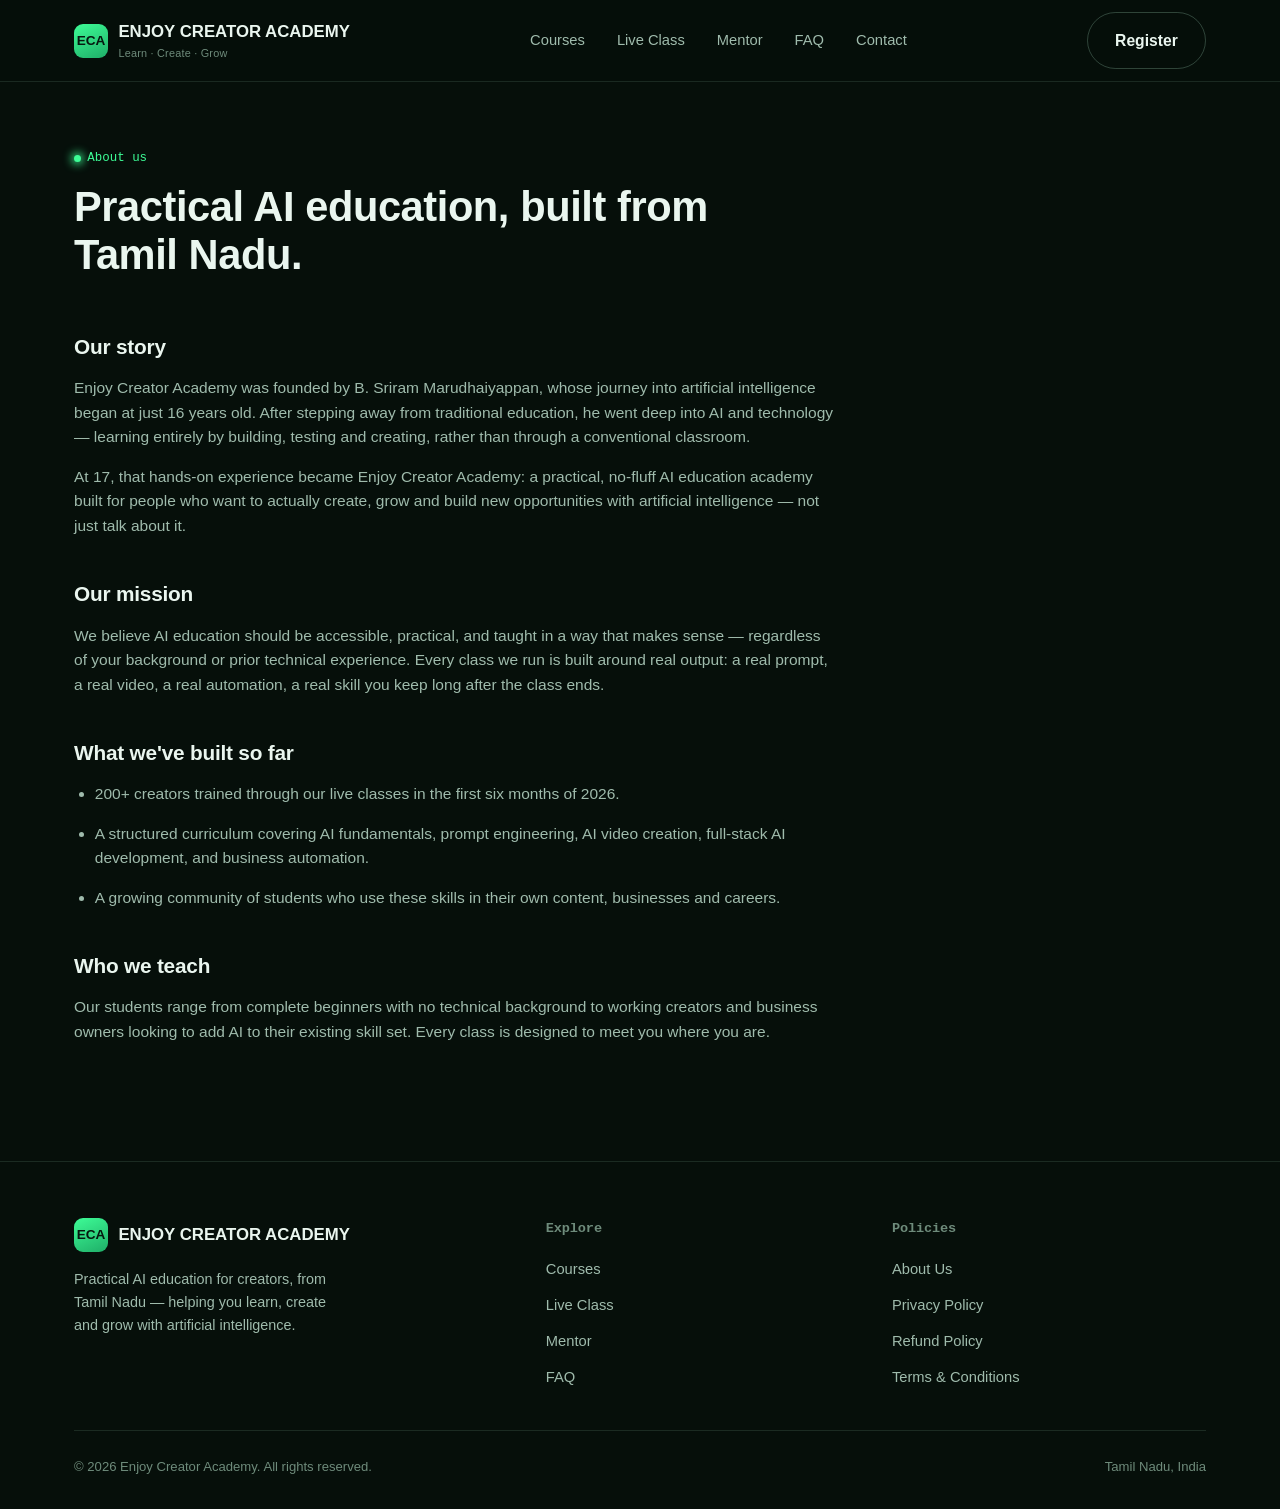
<file: about.html>
<!DOCTYPE html>
<html lang="en">
<head>
<meta charset="UTF-8">
<meta name="viewport" content="width=device-width, initial-scale=1.0">
<title>About Us — Enjoy Creator Academy</title>
<meta name="description" content="Learn about Enjoy Creator Academy — our mission, our story, and the team behind Tamil Nadu's practical AI education academy.">
<meta http-equiv="Content-Security-Policy" content="default-src 'self'; img-src 'self' data:; style-src 'self' 'unsafe-inline' https://fonts.googleapis.com; font-src https://fonts.gstatic.com; script-src 'self'; frame-src 'none'; base-uri 'self'; frame-ancestors 'none'; upgrade-insecure-requests;">
<meta http-equiv="X-Content-Type-Options" content="nosniff">
<link rel="preconnect" href="https://fonts.googleapis.com">
<link rel="preconnect" href="https://fonts.gstatic.com" crossorigin>
<link href="https://fonts.googleapis.com/css2?family=Space+Grotesk:wght@500;600;700&family=Inter:wght@400;500;600;700&family=JetBrains+Mono:wght@500;700&display=swap" rel="stylesheet">
<link rel="stylesheet" href="style.css">
</head>
<body>

<header class="site-header scrolled">
  <div class="container">
    <a href="index.html" class="brand">
      <span class="brand-mark">ECA</span>
      <span>ENJOY CREATOR ACADEMY<small>Learn · Create · Grow</small></span>
    </a>
    <nav class="nav-links" id="navLinks">
      <a href="index.html#courses">Courses</a>
      <a href="index.html#live-class">Live Class</a>
      <a href="index.html#mentor">Mentor</a>
      <a href="index.html#faq">FAQ</a>
      <a href="index.html#contact">Contact</a>
    </nav>
    <div class="header-cta">
      <a href="https://forms.gle/KjBSbk3S2QZ39iEz9" target="_blank" rel="noopener noreferrer" class="btn btn-ghost">Register</a>
      <button class="nav-toggle" id="navToggle" aria-label="Toggle menu" aria-expanded="false"><span></span></button>
    </div>
  </div>
</header>

<main>
  <section class="section" style="padding-top: clamp(7rem, 12vw, 9rem); border-top:none;">
    <div class="container">
      <div class="section-head">
        <span class="kicker">About us</span>
        <h2>Practical AI education, built from Tamil Nadu.</h2>
      </div>

      <div class="legal-body">
        <h2>Our story</h2>
        <p>Enjoy Creator Academy was founded by B. Sriram Marudhaiyappan, whose journey into artificial intelligence began at just 16 years old. After stepping away from traditional education, he went deep into AI and technology — learning entirely by building, testing and creating, rather than through a conventional classroom.</p>
        <p>At 17, that hands-on experience became Enjoy Creator Academy: a practical, no-fluff AI education academy built for people who want to actually create, grow and build new opportunities with artificial intelligence — not just talk about it.</p>

        <h2>Our mission</h2>
        <p>We believe AI education should be accessible, practical, and taught in a way that makes sense — regardless of your background or prior technical experience. Every class we run is built around real output: a real prompt, a real video, a real automation, a real skill you keep long after the class ends.</p>

        <h2>What we've built so far</h2>
        <ul>
          <li>200+ creators trained through our live classes in the first six months of 2026.</li>
          <li>A structured curriculum covering AI fundamentals, prompt engineering, AI video creation, full-stack AI development, and business automation.</li>
          <li>A growing community of students who use these skills in their own content, businesses and careers.</li>
        </ul>

        <h2>Who we teach</h2>
        <p>Our students range from complete beginners with no technical background to working creators and business owners looking to add AI to their existing skill set. Every class is designed to meet you where you are.</p>
      </div>
    </div>
  </section>
</main>

<footer class="site-footer">
  <div class="container">
    <div class="footer-grid">
      <div class="footer-brand">
        <a href="index.html" class="brand">
          <span class="brand-mark">ECA</span>
          <span>ENJOY CREATOR ACADEMY</span>
        </a>
        <p>Practical AI education for creators, from Tamil Nadu — helping you learn, create and grow with artificial intelligence.</p>
      </div>
      <div class="footer-col">
        <h4>Explore</h4>
        <ul>
          <li><a href="index.html#courses">Courses</a></li>
          <li><a href="index.html#live-class">Live Class</a></li>
          <li><a href="index.html#mentor">Mentor</a></li>
          <li><a href="index.html#faq">FAQ</a></li>
        </ul>
      </div>
      <div class="footer-col">
        <h4>Policies</h4>
        <ul>
          <li><a href="about.html">About Us</a></li>
          <li><a href="privacy-policy.html">Privacy Policy</a></li>
          <li><a href="refund-policy.html">Refund Policy</a></li>
          <li><a href="terms-conditions.html">Terms &amp; Conditions</a></li>
        </ul>
      </div>
    </div>
    <div class="footer-bottom">
      <span>© 2026 Enjoy Creator Academy. All rights reserved.</span>
      <span>Tamil Nadu, India</span>
    </div>
  </div>
</footer>

<script src="script.js"></script>
</body>
</html>
</file>
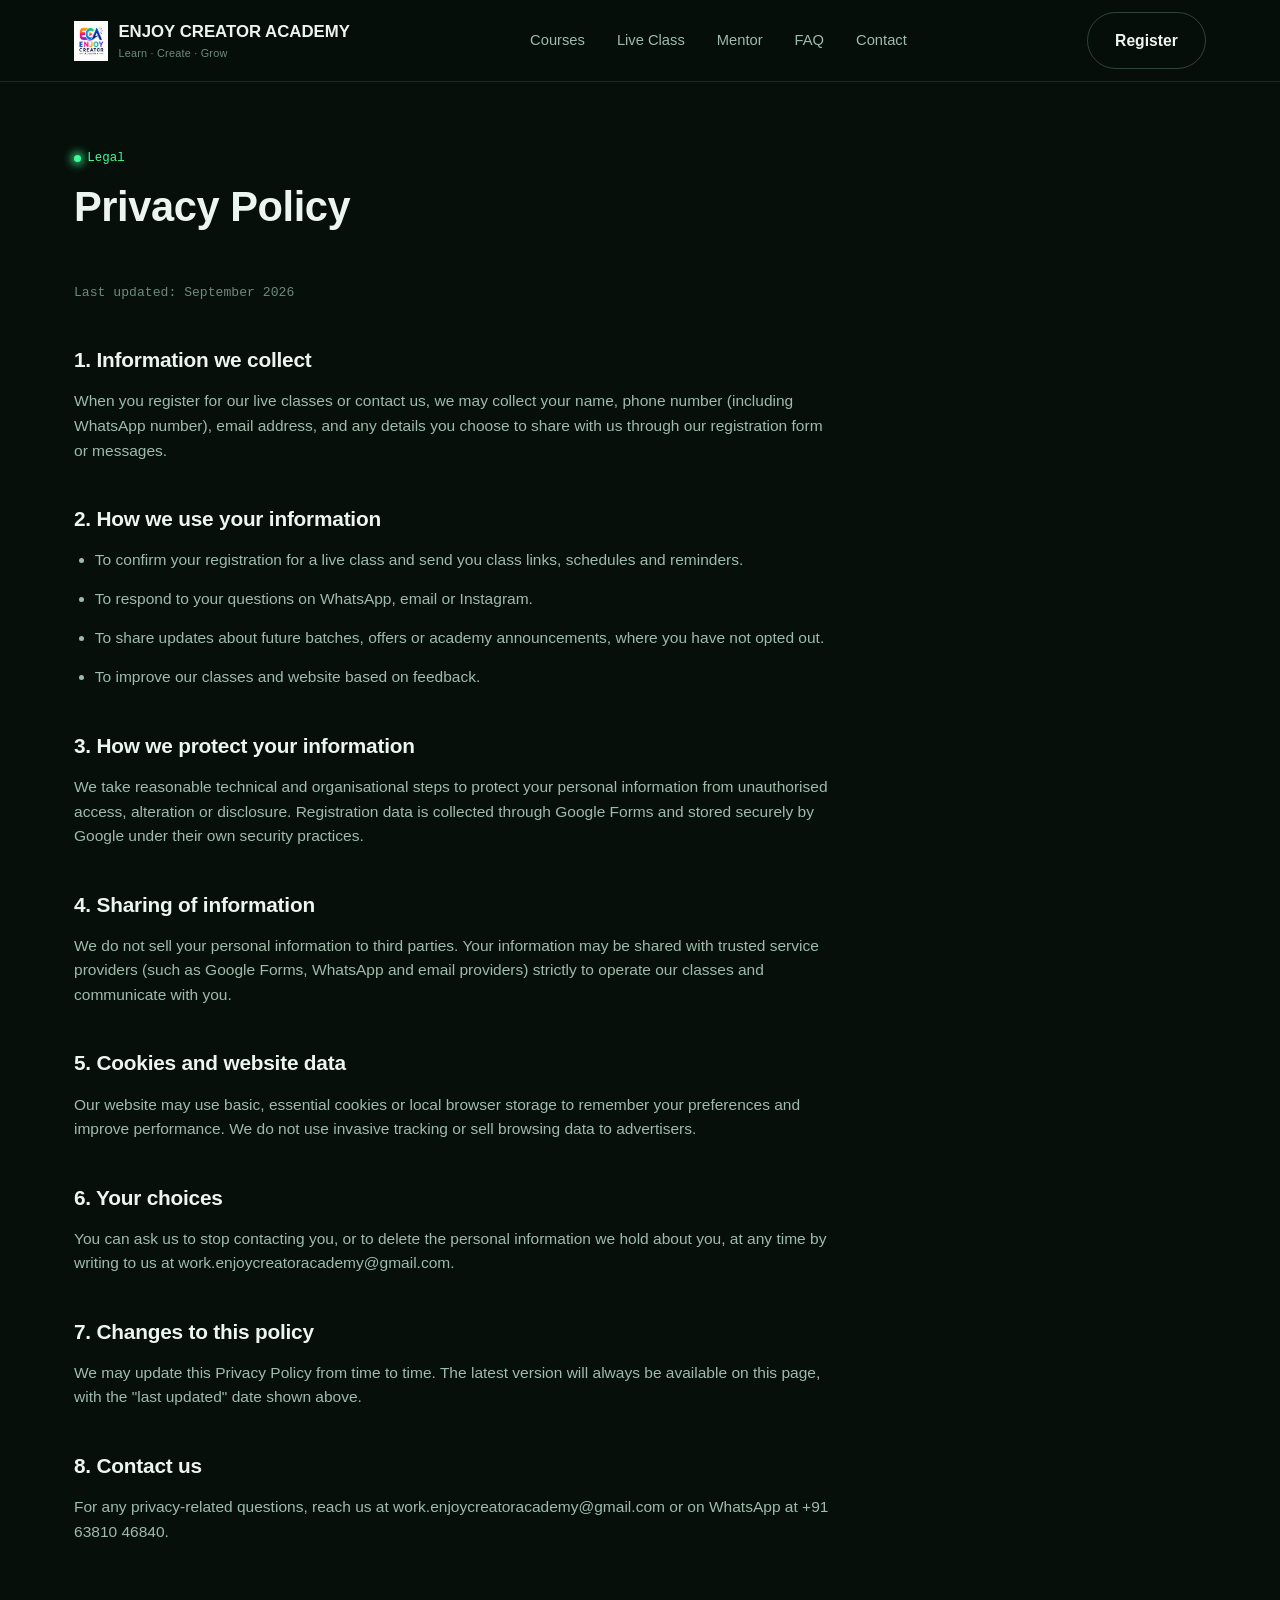
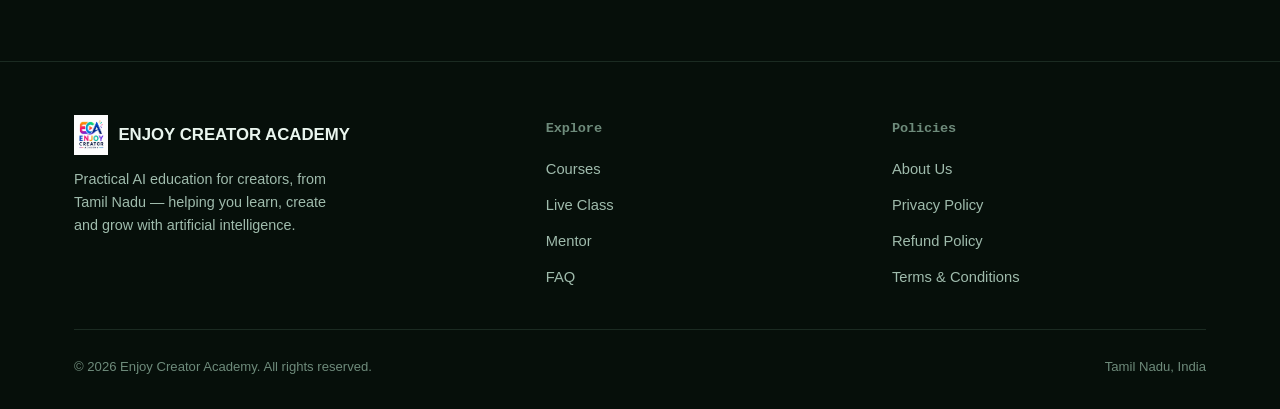
<file: privacy-policy.html>
<!DOCTYPE html>
<html lang="en">
<head>
<meta charset="UTF-8">
<meta name="viewport" content="width=device-width, initial-scale=1.0">
<title>Privacy Policy — Enjoy Creator Academy</title>
<meta name="description" content="Read the Enjoy Creator Academy privacy policy — how we collect, use and protect your information.">
<meta http-equiv="Content-Security-Policy" content="default-src 'self'; img-src 'self' data:; style-src 'self' 'unsafe-inline' https://fonts.googleapis.com; font-src https://fonts.gstatic.com; script-src 'self'; frame-src 'none'; base-uri 'self'; frame-ancestors 'none'; upgrade-insecure-requests;">
<meta http-equiv="X-Content-Type-Options" content="nosniff">
<link rel="preconnect" href="https://fonts.googleapis.com">
<link rel="preconnect" href="https://fonts.gstatic.com" crossorigin>
<link href="https://fonts.googleapis.com/css2?family=Space+Grotesk:wght@500;600;700&family=Inter:wght@400;500;600;700&family=JetBrains+Mono:wght@500;700&display=swap" rel="stylesheet">
<link rel="stylesheet" href="style.css">
</head>
<body>

<header class="site-header scrolled">
  <div class="container">
    <a href="index.html" class="brand">
      <span class="brand-mark"><img src="ecalogo.jpg" alt="Enjoy Creator Academy Logo" height="40" width="40"></span>
      <span>ENJOY CREATOR ACADEMY<small>Learn · Create · Grow</small></span>
    </a>
    <nav class="nav-links" id="navLinks">
      <a href="index.html#courses">Courses</a>
      <a href="index.html#live-class">Live Class</a>
      <a href="index.html#mentor">Mentor</a>
      <a href="index.html#faq">FAQ</a>
      <a href="index.html#contact">Contact</a>
    </nav>
    <div class="header-cta">
      <a href="https://forms.gle/KjBSbk3S2QZ39iEz9" target="_blank" rel="noopener noreferrer" class="btn btn-ghost">Register</a>
      <button class="nav-toggle" id="navToggle" aria-label="Toggle menu" aria-expanded="false"><span></span></button>
    </div>
  </div>
</header>


<main>
  <section class="section" style="padding-top: clamp(7rem, 12vw, 9rem); border-top:none;">
    <div class="container">
      <div class="section-head">
        <span class="kicker">Legal</span>
        <h2>Privacy Policy</h2>
      </div>

      <div class="legal-body">
        <span class="legal-updated">Last updated: September 2026</span>
        
        <h2>1. Information we collect</h2>
        <p>When you register for our live classes or contact us, we may collect your name, phone number (including WhatsApp number), email address, and any details you choose to share with us through our registration form or messages.</p>

        <h2>2. How we use your information</h2>
        <ul>
          <li>To confirm your registration for a live class and send you class links, schedules and reminders.</li>
          <li>To respond to your questions on WhatsApp, email or Instagram.</li>
          <li>To share updates about future batches, offers or academy announcements, where you have not opted out.</li>
          <li>To improve our classes and website based on feedback.</li>
        </ul>

        <h2>3. How we protect your information</h2>
        <p>We take reasonable technical and organisational steps to protect your personal information from unauthorised access, alteration or disclosure. Registration data is collected through Google Forms and stored securely by Google under their own security practices.</p>

        <h2>4. Sharing of information</h2>
        <p>We do not sell your personal information to third parties. Your information may be shared with trusted service providers (such as Google Forms, WhatsApp and email providers) strictly to operate our classes and communicate with you.</p>

        <h2>5. Cookies and website data</h2>
        <p>Our website may use basic, essential cookies or local browser storage to remember your preferences and improve performance. We do not use invasive tracking or sell browsing data to advertisers.</p>

        <h2>6. Your choices</h2>
        <p>You can ask us to stop contacting you, or to delete the personal information we hold about you, at any time by writing to us at work.enjoycreatoracademy@gmail.com.</p>

        <h2>7. Changes to this policy</h2>
        <p>We may update this Privacy Policy from time to time. The latest version will always be available on this page, with the "last updated" date shown above.</p>

        <h2>8. Contact us</h2>
        <p>For any privacy-related questions, reach us at work.enjoycreatoracademy@gmail.com or on WhatsApp at +91 63810 46840.</p>

      </div>
    </div>
  </section>
</main>

<footer class="site-footer">
  <div class="container">
    <div class="footer-grid">
      <div class="footer-brand">
        <a href="index.html" class="brand">
          <span class="brand-mark"><img src="ecalogo.jpg" alt="Enjoy Creator Academy Logo" height="40" width="40"></span>
          <span>ENJOY CREATOR ACADEMY</span>
        </a>
        <p>Practical AI education for creators, from Tamil Nadu — helping you learn, create and grow with artificial intelligence.</p>
      </div>
      <div class="footer-col">
        <h4>Explore</h4>
        <ul>
          <li><a href="index.html#courses">Courses</a></li>
          <li><a href="index.html#live-class">Live Class</a></li>
          <li><a href="index.html#mentor">Mentor</a></li>
          <li><a href="index.html#faq">FAQ</a></li>
        </ul>
      </div>
      <div class="footer-col">
        <h4>Policies</h4>
        <ul>
          <li><a href="about.html">About Us</a></li>
          <li><a href="privacy-policy.html">Privacy Policy</a></li>
          <li><a href="refund-policy.html">Refund Policy</a></li>
          <li><a href="terms-conditions.html">Terms &amp; Conditions</a></li>
        </ul>
      </div>
    </div>
    <div class="footer-bottom">
      <span>© 2026 Enjoy Creator Academy. All rights reserved.</span>
      <span>Tamil Nadu, India</span>
    </div>
  </div>
</footer>

<script src="script.js"></script>
</body>

<script src="script.js"></script>
</body>
</html>
</file>
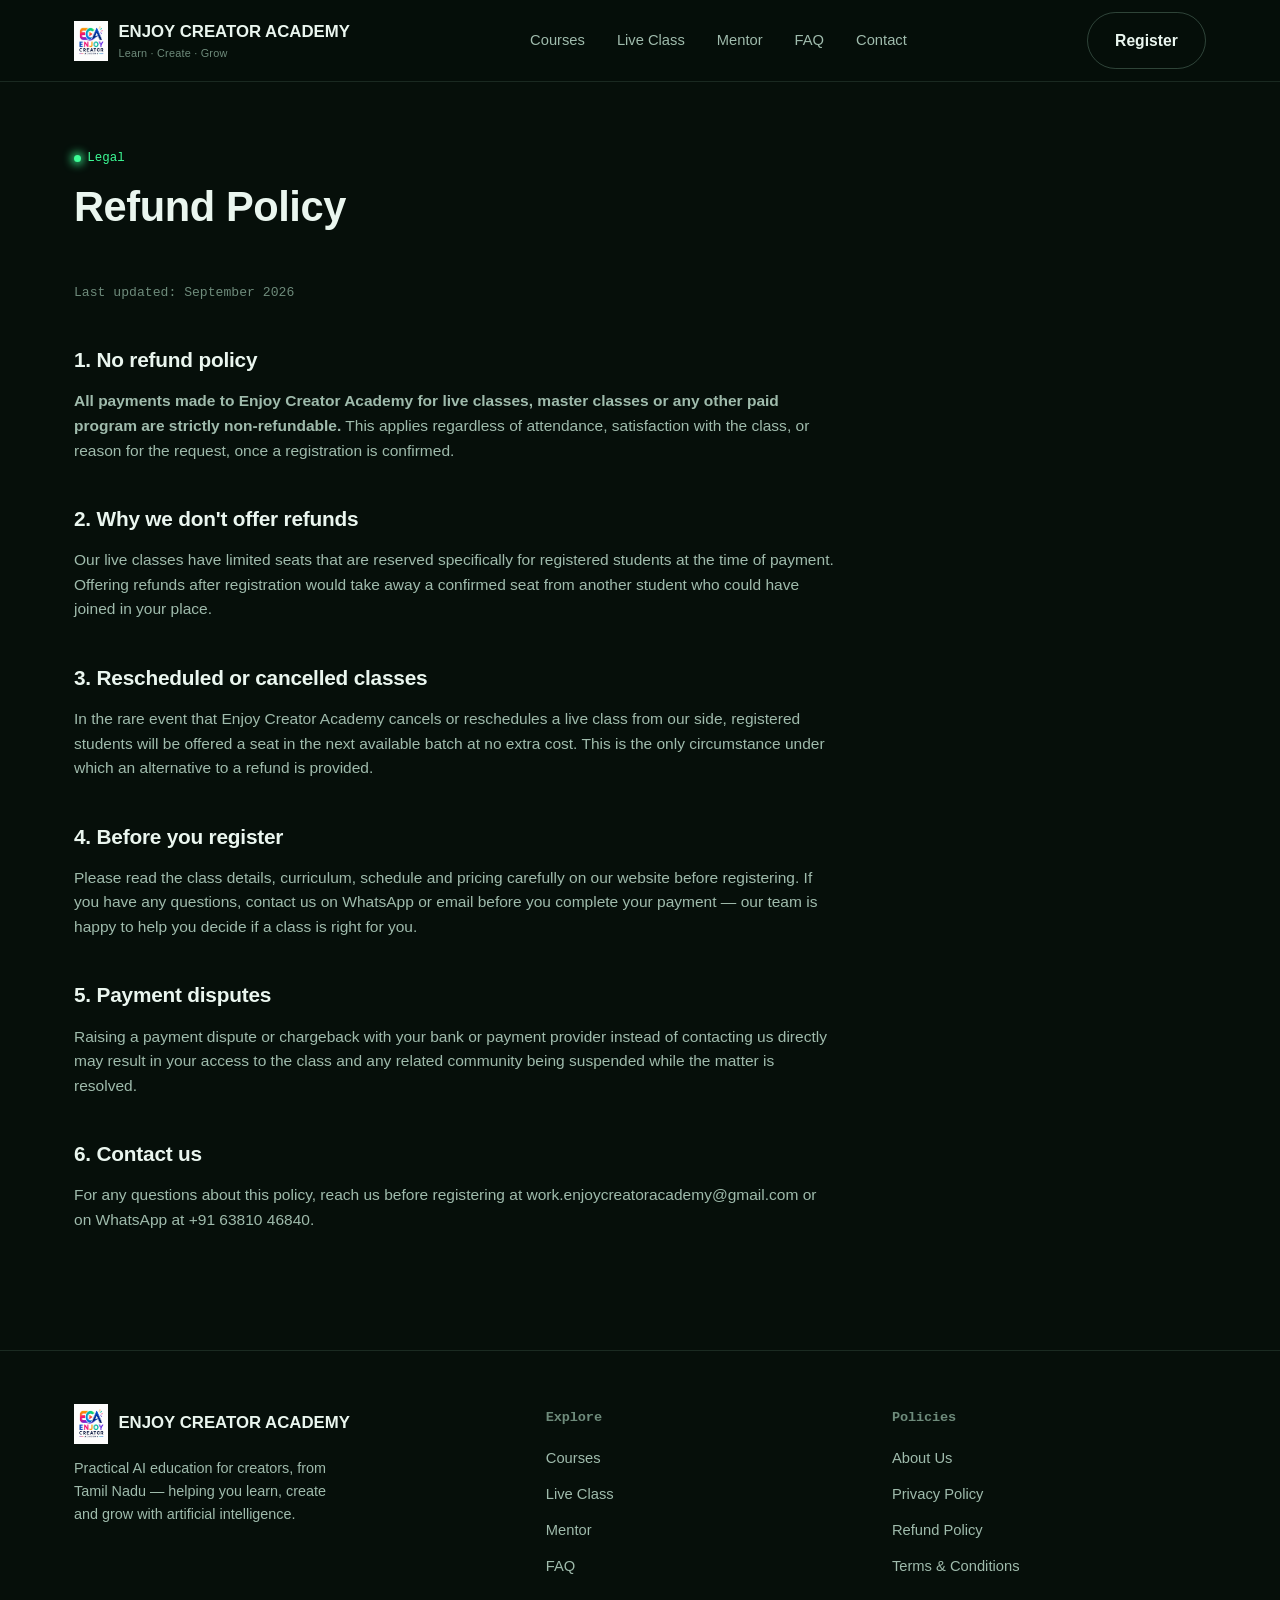
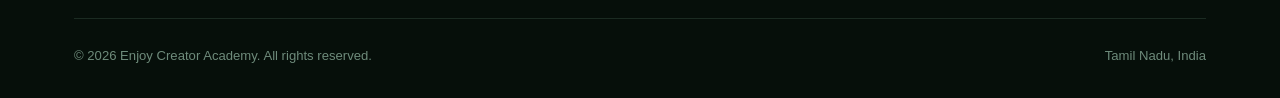
<file: refund-policy.html>
<!DOCTYPE html>
<html lang="en">
<head>
<meta charset="UTF-8">
<meta name="viewport" content="width=device-width, initial-scale=1.0">
<title>Refund Policy — Enjoy Creator Academy</title>
<meta name="description" content="Read the Enjoy Creator Academy refund policy. All class registrations are strictly non-refundable.">
<meta http-equiv="Content-Security-Policy" content="default-src 'self'; img-src 'self' data:; style-src 'self' 'unsafe-inline' https://fonts.googleapis.com; font-src https://fonts.gstatic.com; script-src 'self'; frame-src 'none'; base-uri 'self'; frame-ancestors 'none'; upgrade-insecure-requests;">
<meta http-equiv="X-Content-Type-Options" content="nosniff">
<link rel="preconnect" href="https://fonts.googleapis.com">
<link rel="preconnect" href="https://fonts.gstatic.com" crossorigin>
<link href="https://fonts.googleapis.com/css2?family=Space+Grotesk:wght@500;600;700&family=Inter:wght@400;500;600;700&family=JetBrains+Mono:wght@500;700&display=swap" rel="stylesheet">
<link rel="stylesheet" href="style.css">
</head>
<body>

<header class="site-header scrolled">
  <div class="container">
    <a href="index.html" class="brand">
      <span class="brand-mark"><img src="ecalogo.jpg" alt="Enjoy Creator Academy Logo" height="40" width="40"></span>
      <span>ENJOY CREATOR ACADEMY<small>Learn · Create · Grow</small></span>
    </a>
    <nav class="nav-links" id="navLinks">
      <a href="index.html#courses">Courses</a>
      <a href="index.html#live-class">Live Class</a>
      <a href="index.html#mentor">Mentor</a>
      <a href="index.html#faq">FAQ</a>
      <a href="index.html#contact">Contact</a>
    </nav>
    <div class="header-cta">
      <a href="https://forms.gle/KjBSbk3S2QZ39iEz9" target="_blank" rel="noopener noreferrer" class="btn btn-ghost">Register</a>
      <button class="nav-toggle" id="navToggle" aria-label="Toggle menu" aria-expanded="false"><span></span></button>
    </div>
  </div>
</header>


<main>
  <section class="section" style="padding-top: clamp(7rem, 12vw, 9rem); border-top:none;">
    <div class="container">
      <div class="section-head">
        <span class="kicker">Legal</span>
        <h2>Refund Policy</h2>
      </div>

      <div class="legal-body">
        <span class="legal-updated">Last updated: September 2026</span>
        
        <h2>1. No refund policy</h2>
        <p><strong>All payments made to Enjoy Creator Academy for live classes, master classes or any other paid program are strictly non-refundable.</strong> This applies regardless of attendance, satisfaction with the class, or reason for the request, once a registration is confirmed.</p>

        <h2>2. Why we don't offer refunds</h2>
        <p>Our live classes have limited seats that are reserved specifically for registered students at the time of payment. Offering refunds after registration would take away a confirmed seat from another student who could have joined in your place.</p>

        <h2>3. Rescheduled or cancelled classes</h2>
        <p>In the rare event that Enjoy Creator Academy cancels or reschedules a live class from our side, registered students will be offered a seat in the next available batch at no extra cost. This is the only circumstance under which an alternative to a refund is provided.</p>

        <h2>4. Before you register</h2>
        <p>Please read the class details, curriculum, schedule and pricing carefully on our website before registering. If you have any questions, contact us on WhatsApp or email before you complete your payment — our team is happy to help you decide if a class is right for you.</p>

        <h2>5. Payment disputes</h2>
        <p>Raising a payment dispute or chargeback with your bank or payment provider instead of contacting us directly may result in your access to the class and any related community being suspended while the matter is resolved.</p>

        <h2>6. Contact us</h2>
        <p>For any questions about this policy, reach us before registering at work.enjoycreatoracademy@gmail.com or on WhatsApp at +91 63810 46840.</p>

      </div>
    </div>
  </section>
</main>

<footer class="site-footer">
  <div class="container">
    <div class="footer-grid">
      <div class="footer-brand">
        <a href="index.html" class="brand">
          <span class="brand-mark"><img src="ecalogo.jpg" alt="Enjoy Creator Academy Logo" height="40" width="40"></span>
          <span>ENJOY CREATOR ACADEMY</span>
        </a>
        <p>Practical AI education for creators, from Tamil Nadu — helping you learn, create and grow with artificial intelligence.</p>
      </div>
      <div class="footer-col">
        <h4>Explore</h4>
        <ul>
          <li><a href="index.html#courses">Courses</a></li>
          <li><a href="index.html#live-class">Live Class</a></li>
          <li><a href="index.html#mentor">Mentor</a></li>
          <li><a href="index.html#faq">FAQ</a></li>
        </ul>
      </div>
      <div class="footer-col">
        <h4>Policies</h4>
        <ul>
          <li><a href="about.html">About Us</a></li>
          <li><a href="privacy-policy.html">Privacy Policy</a></li>
          <li><a href="refund-policy.html">Refund Policy</a></li>
          <li><a href="terms-conditions.html">Terms &amp; Conditions</a></li>
        </ul>
      </div>
    </div>
    <div class="footer-bottom">
      <span>© 2026 Enjoy Creator Academy. All rights reserved.</span>
      <span>Tamil Nadu, India</span>
    </div>
  </div>
</footer>

<script src="script.js"></script>
</body>

<script src="script.js"></script>
</body>
</html>
</file>
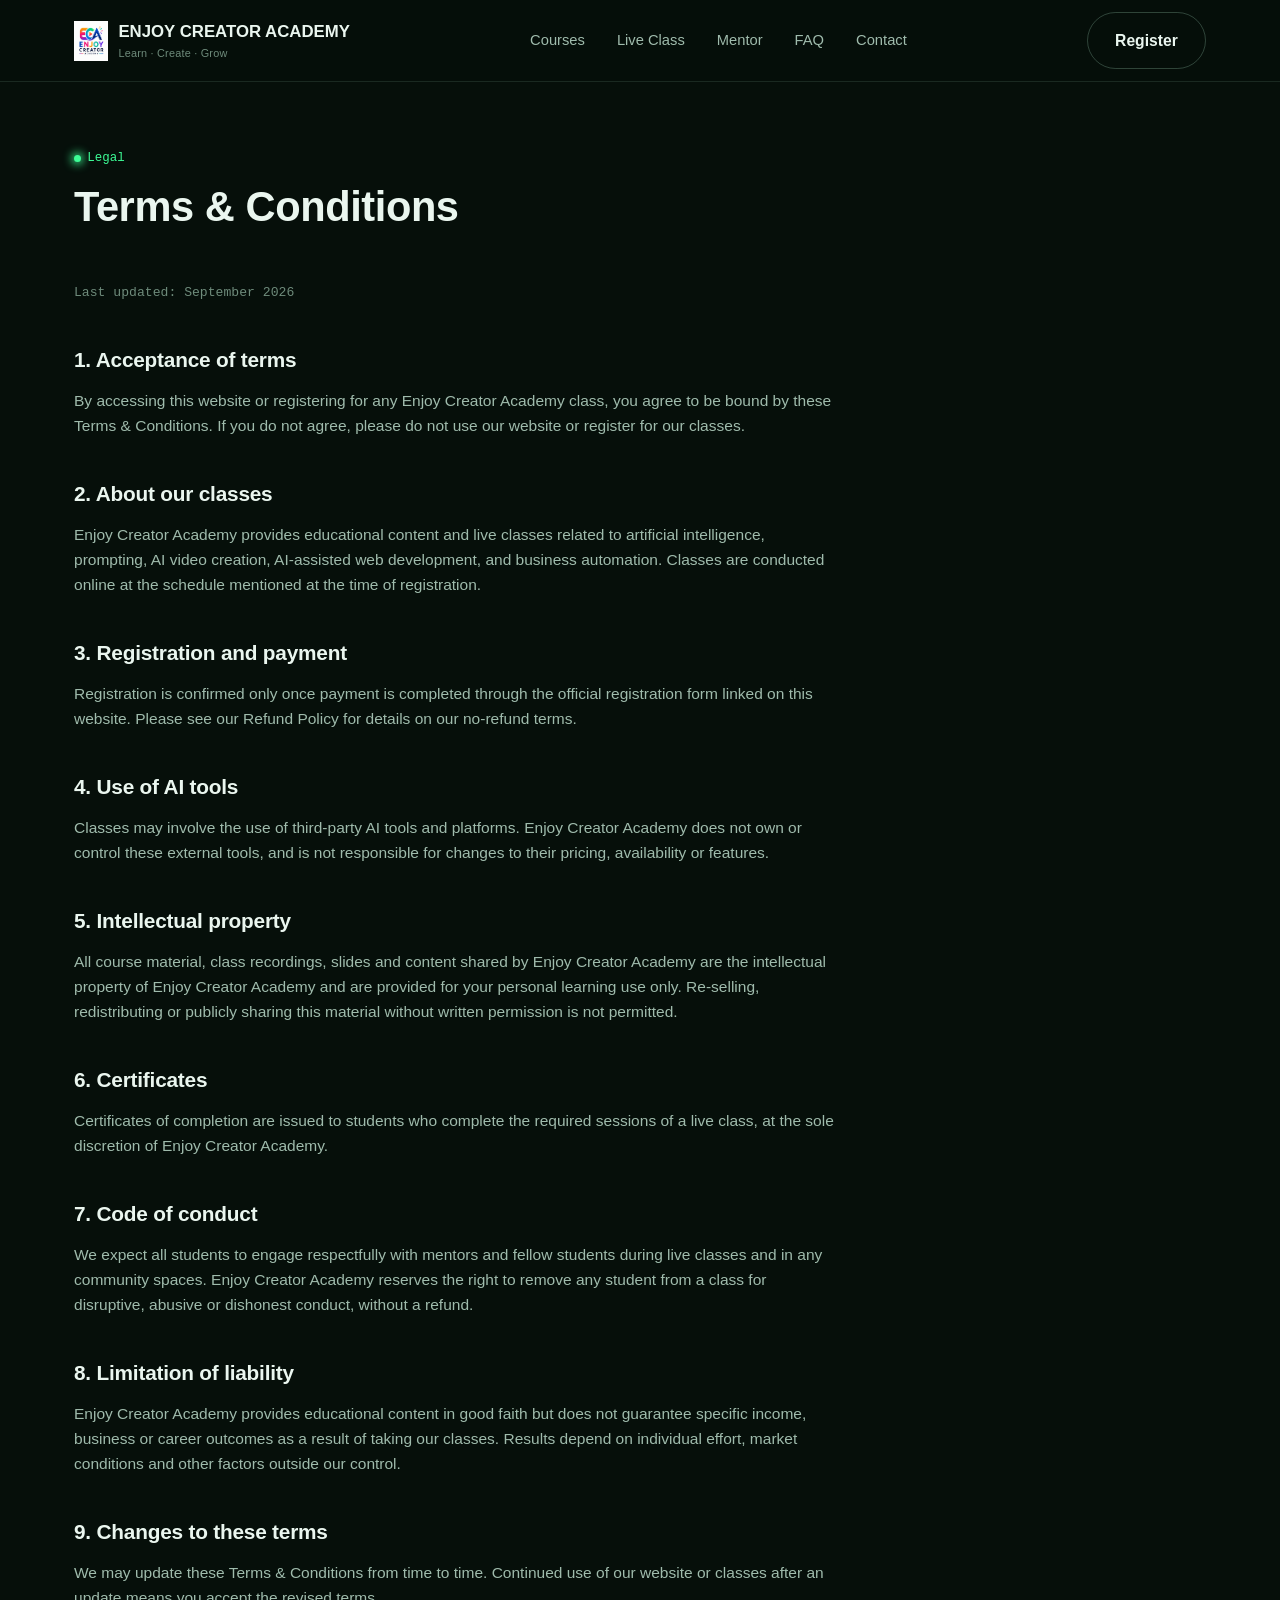
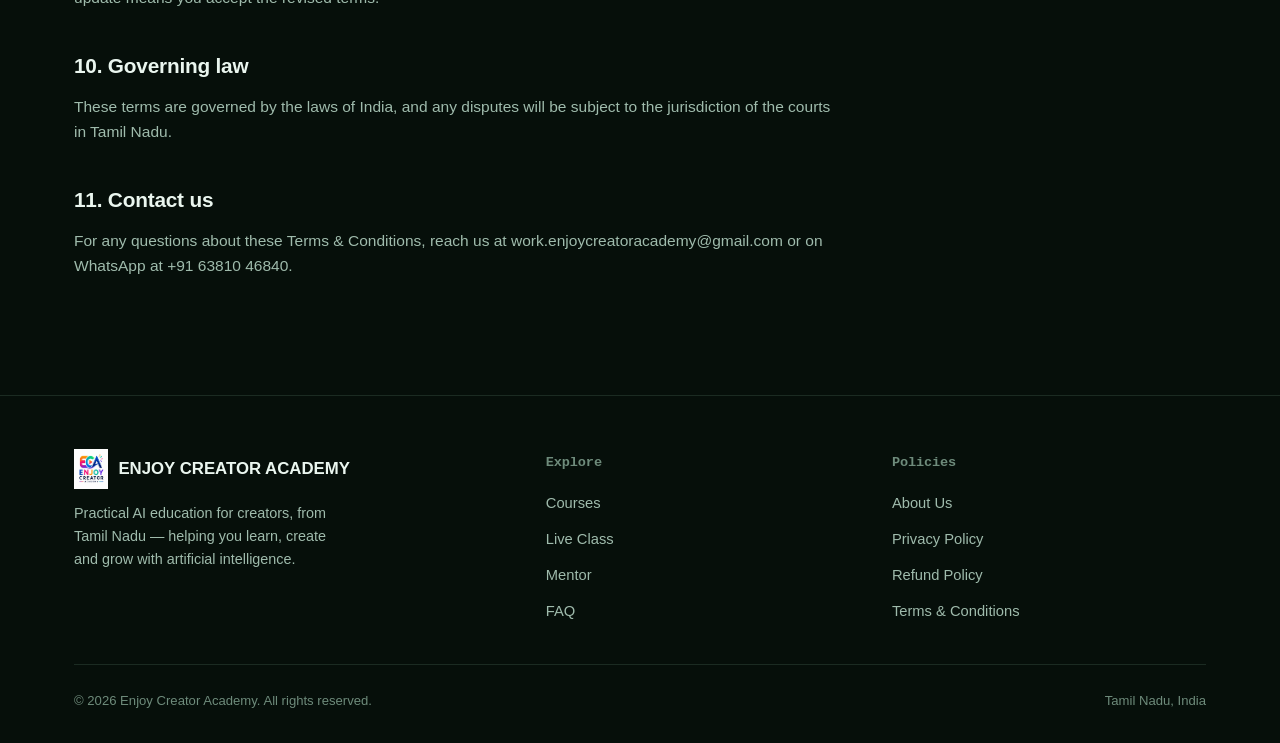
<file: terms-conditions.html>
<!DOCTYPE html>
<html lang="en">
<head>
<meta charset="UTF-8">
<meta name="viewport" content="width=device-width, initial-scale=1.0">
<title>Terms & Conditions — Enjoy Creator Academy</title>
<meta name="description" content="Read the Terms & Conditions for using the Enjoy Creator Academy website and registering for our classes.">
<meta http-equiv="Content-Security-Policy" content="default-src 'self'; img-src 'self' data:; style-src 'self' 'unsafe-inline' https://fonts.googleapis.com; font-src https://fonts.gstatic.com; script-src 'self'; frame-src 'none'; base-uri 'self'; frame-ancestors 'none'; upgrade-insecure-requests;">
<meta http-equiv="X-Content-Type-Options" content="nosniff">
<link rel="preconnect" href="https://fonts.googleapis.com">
<link rel="preconnect" href="https://fonts.gstatic.com" crossorigin>
<link href="https://fonts.googleapis.com/css2?family=Space+Grotesk:wght@500;600;700&family=Inter:wght@400;500;600;700&family=JetBrains+Mono:wght@500;700&display=swap" rel="stylesheet">
<link rel="stylesheet" href="style.css">
</head>
<body>

<header class="site-header scrolled">
  <div class="container">
    <a href="index.html" class="brand">
      <span class="brand-mark"><img src="ecalogo.jpg" alt="Enjoy Creator Academy Logo" height="40" width="40"></span>
      <span>ENJOY CREATOR ACADEMY<small>Learn · Create · Grow</small></span>
    </a>
    <nav class="nav-links" id="navLinks">
      <a href="index.html#courses">Courses</a>
      <a href="index.html#live-class">Live Class</a>
      <a href="index.html#mentor">Mentor</a>
      <a href="index.html#faq">FAQ</a>
      <a href="index.html#contact">Contact</a>
    </nav>
    <div class="header-cta">
      <a href="https://forms.gle/KjBSbk3S2QZ39iEz9" target="_blank" rel="noopener noreferrer" class="btn btn-ghost">Register</a>
      <button class="nav-toggle" id="navToggle" aria-label="Toggle menu" aria-expanded="false"><span></span></button>
    </div>
  </div>
</header>


<main>
  <section class="section" style="padding-top: clamp(7rem, 12vw, 9rem); border-top:none;">
    <div class="container">
      <div class="section-head">
        <span class="kicker">Legal</span>
        <h2>Terms & Conditions</h2>
      </div>

      <div class="legal-body">
        <span class="legal-updated">Last updated: September 2026</span>
        
        <h2>1. Acceptance of terms</h2>
        <p>By accessing this website or registering for any Enjoy Creator Academy class, you agree to be bound by these Terms &amp; Conditions. If you do not agree, please do not use our website or register for our classes.</p>

        <h2>2. About our classes</h2>
        <p>Enjoy Creator Academy provides educational content and live classes related to artificial intelligence, prompting, AI video creation, AI-assisted web development, and business automation. Classes are conducted online at the schedule mentioned at the time of registration.</p>

        <h2>3. Registration and payment</h2>
        <p>Registration is confirmed only once payment is completed through the official registration form linked on this website. Please see our Refund Policy for details on our no-refund terms.</p>

        <h2>4. Use of AI tools</h2>
        <p>Classes may involve the use of third-party AI tools and platforms. Enjoy Creator Academy does not own or control these external tools, and is not responsible for changes to their pricing, availability or features.</p>

        <h2>5. Intellectual property</h2>
        <p>All course material, class recordings, slides and content shared by Enjoy Creator Academy are the intellectual property of Enjoy Creator Academy and are provided for your personal learning use only. Re-selling, redistributing or publicly sharing this material without written permission is not permitted.</p>

        <h2>6. Certificates</h2>
        <p>Certificates of completion are issued to students who complete the required sessions of a live class, at the sole discretion of Enjoy Creator Academy.</p>

        <h2>7. Code of conduct</h2>
        <p>We expect all students to engage respectfully with mentors and fellow students during live classes and in any community spaces. Enjoy Creator Academy reserves the right to remove any student from a class for disruptive, abusive or dishonest conduct, without a refund.</p>

        <h2>8. Limitation of liability</h2>
        <p>Enjoy Creator Academy provides educational content in good faith but does not guarantee specific income, business or career outcomes as a result of taking our classes. Results depend on individual effort, market conditions and other factors outside our control.</p>

        <h2>9. Changes to these terms</h2>
        <p>We may update these Terms &amp; Conditions from time to time. Continued use of our website or classes after an update means you accept the revised terms.</p>

        <h2>10. Governing law</h2>
        <p>These terms are governed by the laws of India, and any disputes will be subject to the jurisdiction of the courts in Tamil Nadu.</p>

        <h2>11. Contact us</h2>
        <p>For any questions about these Terms &amp; Conditions, reach us at work.enjoycreatoracademy@gmail.com or on WhatsApp at +91 63810 46840.</p>

      </div>
    </div>
  </section>
</main>

<footer class="site-footer">
  <div class="container">
    <div class="footer-grid">
      <div class="footer-brand">
        <a href="index.html" class="brand">
          <span class="brand-mark"><img src="ecalogo.jpg" alt="Enjoy Creator Academy Logo" height="40" width="40"></span>
          <span>ENJOY CREATOR ACADEMY</span>
        </a>
        <p>Practical AI education for creators, from Tamil Nadu — helping you learn, create and grow with artificial intelligence.</p>
      </div>
      <div class="footer-col">
        <h4>Explore</h4>
        <ul>
          <li><a href="index.html#courses">Courses</a></li>
          <li><a href="index.html#live-class">Live Class</a></li>
          <li><a href="index.html#mentor">Mentor</a></li>
          <li><a href="index.html#faq">FAQ</a></li>
        </ul>
      </div>
      <div class="footer-col">
        <h4>Policies</h4>
        <ul>
          <li><a href="about.html">About Us</a></li>
          <li><a href="privacy-policy.html">Privacy Policy</a></li>
          <li><a href="refund-policy.html">Refund Policy</a></li>
          <li><a href="terms-conditions.html">Terms &amp; Conditions</a></li>
        </ul>
      </div>
    </div>
    <div class="footer-bottom">
      <span>© 2026 Enjoy Creator Academy. All rights reserved.</span>
      <span>Tamil Nadu, India</span>
    </div>
  </div>
</footer>

<script src="script.js"></script>
</body>

<script src="script.js"></script>
</body>
</html>
</file>
<file: style.css>
/* ============================================================
   ENJOY CREATOR ACADEMY — stylesheet
   ============================================================ */

:root{
  --ink:        #060F0A;
  --ink-2:      #0A1710;
  --surface:    #0F1D15;
  --surface-2:  #142A1D;
  --line:       rgba(153, 209, 178, 0.14);
  --line-strong:rgba(153, 209, 178, 0.28);
  --wire:       #3DFC96;
  --wire-dim:   #1FAE68;
  --wire-soft:  rgba(61, 252, 150, 0.12);
  --text:       #EAF6EF;
  --text-dim:   #9FBBAC;
  --text-faint: #6E8B7B;
  --white:      #FFFFFF;
  --danger:     #FF6B6B;

  --font-display: 'Space Grotesk', 'Segoe UI', sans-serif;
  --font-body:    'Inter', 'Segoe UI', sans-serif;
  --font-mono:    'JetBrains Mono', ui-monospace, monospace;

  --gap: clamp(1rem, 2vw, 1.75rem);
  --radius: 14px;
  --radius-sm: 8px;
  --container: 1180px;

  --ease: cubic-bezier(.22,1,.36,1);
}

*, *::before, *::after{
  box-sizing: border-box;
}

html{
  scroll-behavior: smooth;
}

@media (prefers-reduced-motion: reduce){
  html{
    scroll-behavior: auto;
  }

  *,
  *::before,
  *::after{
    animation-duration: 0.001ms !important;
    animation-iteration-count: 1 !important;
    transition-duration: 0.001ms !important;
    scroll-behavior: auto !important;
  }
}

body{
  margin: 0;
  background: var(--ink);
  color: var(--text);
  font-family: var(--font-body);
  font-size: 16px;
  line-height: 1.6;
  -webkit-font-smoothing: antialiased;
  overflow-x: hidden;
}

img{
  max-width: 100%;
  display: block;
}

a{
  color: inherit;
  text-decoration: none;
}

ul{
  margin: 0;
  padding: 0;
  list-style: none;
}

h1,h2,h3,h4{
  font-family: var(--font-display);
  margin: 0;
  font-weight: 600;
  letter-spacing: -0.01em;
}

p{
  margin: 0;
}

button{
  font-family: inherit;
  cursor: pointer;
}

:focus-visible{
  outline: 2px solid var(--wire);
  outline-offset: 3px;
  border-radius: 4px;
}

.container{
  max-width: var(--container);
  margin: 0 auto;
  padding: 0 1.5rem;
}

.section{
  position: relative;
  padding: clamp(4rem, 8vw, 7rem) 0;
  border-top: 1px solid var(--line);
}

.section-head{
  max-width: 640px;
  margin-bottom: clamp(2.25rem, 4vw, 3.5rem);
}

.section-head.center{
  margin-left: auto;
  margin-right: auto;
  text-align: center;
}

.kicker{
  display: inline-flex;
  align-items: center;
  gap: 0.5em;
  font-family: var(--font-mono);
  font-size: 0.78rem;
  color: var(--wire);
  margin-bottom: 0.9rem;
}

.kicker::before{
  content: '';
  width: 7px;
  height: 7px;
  background: var(--wire);
  border-radius: 50%;
  box-shadow: 0 0 10px 2px var(--wire);
}

.section-head h2{
  font-size: clamp(1.7rem, 3.4vw, 2.6rem);
  line-height: 1.15;
}

.section-head p{
  margin-top: 0.9rem;
  color: var(--text-dim);
  font-size: 1.03rem;
  max-width: 54ch;
}

.section-head.center p{
  margin-left: auto;
  margin-right: auto;
}

/* ================= BUTTONS ================= */

.btn{
  display: inline-flex;
  align-items: center;
  justify-content: center;
  gap: 0.6em;
  padding: 0.95rem 1.7rem;
  border-radius: 999px;
  font-weight: 600;
  font-size: 0.98rem;
  border: 1px solid transparent;
  transition:
    transform 0.25s var(--ease),
    box-shadow 0.25s var(--ease),
    background 0.25s var(--ease),
    border-color .25s var(--ease);
  white-space: nowrap;
}

.btn-primary{
  background: var(--wire);
  color: #06170F;
  box-shadow: 0 0 0 0 rgba(61,252,150,0.5);
}

.btn-primary:hover{
  transform: translateY(-2px);
  box-shadow: 0 10px 30px -8px rgba(61,252,150,0.55);
}

.btn-ghost{
  background: transparent;
  border-color: var(--line-strong);
  color: var(--text);
}

.btn-ghost:hover{
  border-color: var(--wire);
  color: var(--wire);
}

.btn-block{
  width: 100%;
}

/* ================= HEADER ================= */

.site-header{
  position: fixed;
  top: 0;
  left: 0;
  right: 0;
  z-index: 100;
  padding: 1.1rem 0;
  background: rgba(6, 15, 10, 0.55);
  backdrop-filter: blur(14px);
  border-bottom: 1px solid transparent;
  transition:
    background .3s var(--ease),
    border-color .3s var(--ease),
    padding .3s var(--ease);
}

.site-header.scrolled{
  padding: 0.75rem 0;
  background: rgba(6, 15, 10, 0.85);
  border-bottom-color: var(--line);
}

.site-header .container{
  display: flex;
  align-items: center;
  justify-content: space-between;
  gap: 1rem;
}

.brand{
  display: flex;
  align-items: center;
  gap: 0.65rem;
  font-family: var(--font-display);
  font-weight: 700;
  font-size: 1.05rem;
  color: var(--text);
}

.brand-mark{
  width: 34px;
  height: 34px;
  border-radius: 9px;
  background: linear-gradient(
    155deg,
    var(--wire) 0%,
    var(--wire-dim) 100%
  );
  color: #06170F;
  display: flex;
  align-items: center;
  justify-content: center;
  font-size: 0.85rem;
  font-weight: 800;
  flex-shrink: 0;
}

.brand small{
  display: block;
  font-family: var(--font-body);
  font-weight: 400;
  font-size: 0.68rem;
  color: var(--text-faint);
  letter-spacing: 0.02em;
}

.nav-links{
  display: flex;
  align-items: center;
  gap: 2rem;
}

.nav-links a{
  font-size: 0.92rem;
  color: var(--text-dim);
  position: relative;
  padding: 0.3rem 0;
  transition: color .2s;
}

.nav-links a:hover{
  color: var(--text);
}

.nav-links a::after{
  content: '';
  position: absolute;
  left: 0;
  right: 100%;
  bottom: -2px;
  height: 1px;
  background: var(--wire);
  transition: right .3s var(--ease);
}

.nav-links a:hover::after{
  right: 0;
}

.header-cta{
  display: flex;
  align-items: center;
  gap: 1rem;
}

.nav-toggle{
  display: none;
  width: 40px;
  height: 40px;
  border-radius: 8px;
  border: 1px solid var(--line-strong);
  background: transparent;
  align-items: center;
  justify-content: center;
}

.nav-toggle span,
.nav-toggle span::before,
.nav-toggle span::after{
  content:'';
  display:block;
  width: 18px;
  height: 2px;
  background: var(--text);
  position: relative;
  transition: transform .25s, opacity .25s;
}

.nav-toggle span::before{
  position:absolute;
  top:-6px;
}

.nav-toggle span::after{
  position:absolute;
  top:6px;
}

.nav-toggle.open span{
  background: transparent;
}

.nav-toggle.open span::before{
  transform: translateY(6px) rotate(45deg);
}

.nav-toggle.open span::after{
  transform: translateY(-6px) rotate(-45deg);
}

/* ================= HERO ================= */

.hero{
  position: relative;
  padding:
    clamp(7.5rem, 14vw, 10rem)
    0
    clamp(4rem, 8vw, 6rem);
  overflow: hidden;
  border-top: none;
}

.hero-network{
  position: absolute;
  inset: 0;
  z-index: 0;
  opacity: 0.55;
}

.hero::after{
  content: '';
  position: absolute;
  inset: 0;
  background:
    radial-gradient(
      ellipse 60% 50% at 20% 20%,
      rgba(61,252,150,0.10),
      transparent 60%
    ),
    linear-gradient(
      180deg,
      transparent 60%,
      var(--ink) 100%
    );
  pointer-events: none;
}

.hero .container{
  position: relative;
  z-index: 2;
  display: grid;
  grid-template-columns: 1.05fr 0.95fr;
  gap: clamp(2rem, 5vw, 4rem);
  align-items: center;
}

.hero-eyebrow{
  display: inline-flex;
  align-items: center;
  gap: 0.55rem;
  font-family: var(--font-mono);
  font-size: 0.76rem;
  color: var(--text-dim);
  border: 1px solid var(--line-strong);
  padding: 0.4rem 0.85rem;
  border-radius: 999px;
  margin-bottom: 1.6rem;
}

.hero-eyebrow strong{
  color: var(--wire);
  font-weight: 600;
}

.hero h1{
  font-size: clamp(2.4rem, 5.4vw, 4.1rem);
  line-height: 1.05;
  letter-spacing: -0.02em;
}

.hero h1 .accent{
  color: var(--wire);
}

.hero-sub{
  margin-top: 1.4rem;
  font-size: clamp(1.02rem, 1.4vw, 1.18rem);
  color: var(--text-dim);
  max-width: 46ch;
}

.hero-actions{
  margin-top: 2.3rem;
  display: flex;
  align-items: center;
  gap: 1.1rem;
  flex-wrap: wrap;
}

.hero-stats{
  display: flex;
  gap: clamp(1.5rem, 3vw, 2.6rem);
  margin-top: 3rem;
  flex-wrap: wrap;
}

.hero-stats .stat b{
  display: block;
  font-family: var(--font-mono);
  font-size: clamp(1.4rem, 2.4vw, 1.9rem);
  color: var(--text);
}

.hero-stats .stat span{
  font-size: 0.82rem;
  color: var(--text-faint);
}

/* ================= COURSE GRID ================= */

.course-grid{
  display: grid;
  grid-template-columns: repeat(3, 1fr);
  gap: 1px;
  background: var(--line);
  border: 1px solid var(--line);
  border-radius: var(--radius);
  overflow: hidden;
}

.course-card{
  background: var(--ink);
  padding: 2.1rem 1.8rem;
  transition: background .3s var(--ease);
  position: relative;
}

.course-card:hover{
  background: var(--surface);
}

.course-icon{
  width: 44px;
  height: 44px;
  border-radius: 10px;
  background: var(--wire-soft);
  color: var(--wire);
  display: flex;
  align-items: center;
  justify-content: center;
  margin-bottom: 1.2rem;
}

.course-card h3{
  font-size: 1.08rem;
  margin-bottom: 0.55rem;
}

.course-card p{
  color: var(--text-dim);
  font-size: 0.92rem;
}

/* ================= LIVE CLASS ================= */

.live-panel{
  position: relative;
  border-radius: 22px;
  border: 1px solid var(--line-strong);
  background:
    radial-gradient(
      ellipse 80% 100% at 100% 0%,
      rgba(61,252,150,0.10),
      transparent 60%
    ),
    var(--ink-2);
  padding: clamp(2rem, 5vw, 3.5rem);
  overflow: hidden;
}

.live-grid{
  display: grid;
  grid-template-columns: 1.1fr 0.9fr;
  gap: clamp(2rem, 4vw, 3.5rem);
  align-items: start;
}

.live-panel .badge-dates{
  font-family: var(--font-mono);
  font-size: 0.82rem;
  color: var(--wire);
  margin-bottom: 1rem;
  display: block;
}

.live-panel h2{
  font-size: clamp(1.6rem, 3vw, 2.3rem);
  margin-bottom: 1rem;
}

.live-list{
  margin-top: 1.5rem;
  display: grid;
  gap: 0.75rem;
}

.live-list li{
  display: flex;
  gap: 0.7rem;
  align-items: flex-start;
  color: var(--text-dim);
  font-size: 0.95rem;
}

.live-list li::before{
  content: '';
  width: 6px;
  height: 6px;
  margin-top: 0.55em;
  border-radius: 1px;
  background: var(--wire);
  transform: rotate(45deg);
  flex-shrink: 0;
}

/* ================= REGISTRATION CARD ================= */

.reg-card{
  background: var(--surface);
  border: 1px solid var(--line-strong);
  border-radius: 18px;
  padding: 1.9rem;
}

.price-row{
  display: flex;
  align-items: baseline;
  gap: 0.8rem;
  margin-bottom: 0.3rem;
}

.price-old{
  color: var(--text-faint);
  text-decoration: line-through;
  font-size: 1.05rem;
}

.price-new{
  font-family: var(--font-mono);
  font-size: 2.2rem;
  color: var(--wire);
}

.reg-card .seats{
  color: var(--danger);
  font-size: 0.85rem;
  margin-bottom: 1.4rem;
  display: block;
}

.countdown{
  display: grid;
  grid-template-columns: repeat(4, 1fr);
  gap: 0.6rem;
  margin: 1.5rem 0;
}

.countdown .cd-box{
  background: var(--ink);
  border: 1px solid var(--line);
  border-radius: 10px;
  text-align: center;
  padding: 0.7rem 0.3rem;
}

.countdown .cd-box b{
  display:block;
  font-family: var(--font-mono);
  font-size: 1.4rem;
  color: var(--text);
}

.countdown .cd-box span{
  font-size: 0.68rem;
  color: var(--text-faint);
  text-transform: lowercase;
}

.reg-meta{
  margin-top: 1.3rem;
  display: grid;
  gap: 0.5rem;
  font-size: 0.86rem;
  color: var(--text-dim);
}

/* ================= MENTOR ================= */

.mentor-grid{
  display: grid;
  grid-template-columns: 0.85fr 1.15fr;
  gap: clamp(2.5rem, 5vw, 5rem);
  align-items: center;
}

.mentor-photo{
  position: relative;
  border-radius: 20px;
  padding: 8px;
  background: linear-gradient(
    160deg,
    var(--wire-dim),
    var(--surface) 60%
  );
}

.mentor-photo img{
  border-radius: 14px;
  width: 100%;
  aspect-ratio: 3/4;
  object-fit: cover;
}

.mentor-photo .tag{
  position: absolute;
  bottom: -1px;
  left: 24px;
  transform: translateY(50%);
  background: var(--wire);
  color: #06170F;
  font-family: var(--font-mono);
  font-size: 0.78rem;
  padding: 0.5rem 1rem;
  border-radius: 999px;
  font-weight: 700;
}

.mentor-name{
  font-size: clamp(1.5rem, 2.6vw, 2rem);
  margin-bottom: 0.2rem;
}

.mentor-role{
  color: var(--wire);
  font-family: var(--font-mono);
  font-size: 0.85rem;
  margin-bottom: 1.4rem;
  display: block;
}

.mentor-bio p{
  color: var(--text-dim);
  margin-bottom: 1rem;
}

.mentor-bio p:last-child{
  margin-bottom: 0;
}

.mentor-stats{
  display: flex;
  gap: 2.2rem;
  margin-top: 1.8rem;
  flex-wrap: wrap;
}

.mentor-stats .stat b{
  font-family: var(--font-mono);
  font-size: 1.6rem;
  color: var(--text);
  display:block;
}

.mentor-stats .stat span{
  font-size: 0.8rem;
  color: var(--text-faint);
}

/* ================= STUDENT FEEDBACK ================= */

.feedback-grid{
  display: grid;
  grid-template-columns: repeat(5, 1fr);
  gap: 1.1rem;
}

.feedback-card{
  border-radius: 16px;
  padding: 8px;
  background: linear-gradient(
    160deg,
    var(--surface),
    var(--ink-2)
  );
  border: 1px solid var(--line-strong);
  transition:
    transform .35s var(--ease),
    border-color .35s var(--ease);
}

.feedback-card:hover{
  transform: translateY(-6px);
  border-color: var(--wire-dim);
}

.feedback-frame{
  position: relative;
  width: 100%;
  aspect-ratio: 9/16;
  border-radius: 11px;
  overflow: hidden;
  background: #000;
}

.feedback-frame iframe{
  position: absolute;
  inset: 0;
  width: 100%;
  height: 100%;
  border: 0;
}

.feedback-name{
  text-align: center;
  padding: 0.7rem 0.3rem 0.3rem;
  font-size: 0.82rem;
  color: var(--text-dim);
}

/* ================= CERTIFICATES ================= */

.cert-grid{
  display: grid;
  grid-template-columns: repeat(3, 1fr);
  gap: 1.4rem;
}

.cert-card{
  position: relative;
  border-radius: 14px;
  padding: 7px;
  background: linear-gradient(
    155deg,
    var(--wire-dim),
    var(--surface) 55%
  );
  cursor: zoom-in;
}

.cert-card img{
  border-radius: 9px;
  width: 100%;
  aspect-ratio: 4/3;
  object-fit: cover;
  display: block;
}

.cert-card .cert-glow{
  position: absolute;
  inset: 0;
  border-radius: 14px;
  box-shadow:
    inset 0 0 0 1px rgba(255,255,255,0.06);
  pointer-events: none;
}

/* ================= LIGHTBOX ================= */

.lightbox{
  position: fixed;
  inset: 0;
  background: rgba(4, 10, 7, 0.92);
  display: flex;
  align-items: center;
  justify-content: center;
  padding: 2rem;
  z-index: 1000;
  opacity: 0;
  pointer-events: none;
  transition: opacity .25s var(--ease);
}

.lightbox.open{
  opacity: 1;
  pointer-events: auto;
}

.lightbox img{
  max-width: min(90vw, 900px);
  max-height: 85vh;
  border-radius: 10px;
  border: 1px solid var(--line-strong);
}

.lightbox-close{
  position: absolute;
  top: 1.5rem;
  right: 1.5rem;
  width: 42px;
  height: 42px;
  border-radius: 50%;
  border: 1px solid var(--line-strong);
  background: rgba(255,255,255,0.04);
  color: var(--text);
  font-size: 1.3rem;
  display: flex;
  align-items:center;
  justify-content:center;
}

/* ================= FAQ ================= */

.faq-list{
  display: grid;
  gap: 0.8rem;
  max-width: 780px;
}

.faq-item{
  border: 1px solid var(--line);
  border-radius: 12px;
  background: var(--ink-2);
  overflow: hidden;
}

.faq-item summary{
  list-style: none;
  padding: 1.2rem 1.4rem;
  display: flex;
  align-items: center;
  justify-content: space-between;
  gap: 1rem;
  font-weight: 600;
  font-size: 0.98rem;
  cursor: pointer;
}

.faq-item summary::-webkit-details-marker{
  display: none;
}

.faq-item summary::after{
  content: '+';
  font-family: var(--font-mono);
  font-size: 1.3rem;
  color: var(--wire);
  flex-shrink: 0;
  transition: transform .25s var(--ease);
}

.faq-item[open] summary::after{
  transform: rotate(45deg);
}

.faq-item .faq-a{
  padding: 0 1.4rem 1.3rem;
  color: var(--text-dim);
  font-size: 0.93rem;
  line-height: 1.65;
}

/* ================= CONTACT ================= */

.contact-grid{
  display: grid;
  grid-template-columns: repeat(3, 1fr);
  gap: 1.2rem;
}

.contact-card{
  border: 1px solid var(--line);
  border-radius: 14px;
  padding: 1.8rem;
  background: var(--ink-2);
  transition:
    border-color .25s,
    background .25s;
}

.contact-card:hover{
  border-color: var(--wire-dim);
  background: var(--surface);
}

.contact-card .c-icon{
  width: 40px;
  height: 40px;
  border-radius: 10px;
  background: var(--wire-soft);
  color: var(--wire);
  display:flex;
  align-items:center;
  justify-content:center;
  margin-bottom: 1rem;
}

.contact-card h3{
  font-size: 1rem;
  margin-bottom: 0.4rem;
}

.contact-card p{
  color: var(--text-dim);
  font-size: 0.92rem;
  word-break: break-word;
}

/* ================= FOOTER ================= */

.site-footer{
  border-top: 1px solid var(--line);
  padding: 3.5rem 0 2rem;
}

.footer-grid{
  display: grid;
  grid-template-columns: 1.4fr 1fr 1fr;
  gap: 2rem;
  padding-bottom: 2.5rem;
}

.footer-brand p{
  color: var(--text-dim);
  margin-top: 1rem;
  font-size: 0.9rem;
  max-width: 34ch;
}

.footer-col h4{
  font-size: 0.85rem;
  color: var(--text-faint);
  font-family: var(--font-mono);
  margin-bottom: 1rem;
}

.footer-col ul{
  display: grid;
  gap: 0.65rem;
}

.footer-col a{
  color: var(--text-dim);
  font-size: 0.92rem;
  transition: color .2s;
}

.footer-col a:hover{
  color: var(--wire);
}

.footer-bottom{
  border-top: 1px solid var(--line);
  padding-top: 1.6rem;
  display: flex;
  justify-content: space-between;
  align-items: center;
  flex-wrap: wrap;
  gap: 1rem;
  font-size: 0.82rem;
  color: var(--text-faint);
}

/* ================= REVEAL ANIMATION ================= */

.reveal{
  opacity: 0;
  transform: translateY(18px);
  transition:
    opacity .7s var(--ease),
    transform .7s var(--ease);
}

.reveal.in{
  opacity: 1;
  transform: none;
}

/* ================= LEGAL PAGES ================= */

.legal-body{
  max-width: 760px;
}

.legal-body h2{
  margin-top: 2.4rem;
  margin-bottom: 0.8rem;
  font-size: 1.3rem;
}

.legal-body h2:first-child{
  margin-top: 0;
}

.legal-body p,
.legal-body li{
  color: var(--text-dim);
  margin-bottom: 0.9rem;
  font-size: 0.97rem;
}

.legal-body ul{
  list-style: disc;
  padding-left: 1.3rem;
}

.legal-updated{
  color: var(--text-faint);
  font-family: var(--font-mono);
  font-size: 0.82rem;
  margin-bottom: 2.5rem;
  display:block;
}

/* ============================================================
   PROFESSIONAL PAYMENT POPUP
   ============================================================ */

.payment-modal{
  position: fixed;
  inset: 0;
  z-index: 9999;
  display: none;
  align-items: center;
  justify-content: center;
  padding: 20px;
}

.payment-modal.is-open{
  display: flex;
}

.payment-backdrop{
  position: absolute;
  inset: 0;
  background: rgba(4, 7, 15, .78);
  backdrop-filter: blur(10px);
}

.payment-box{
  position: relative;
  width: min(470px, 100%);
  max-height: 92vh;
  overflow: auto;
  background: linear-gradient(
    145deg,
    #111827,
    #080b12
  );
  color: #fff;
  border: 1px solid rgba(255,255,255,.12);
  border-radius: 28px;
  padding: 28px;
  box-shadow: 0 35px 100px rgba(0,0,0,.65);
}

.payment-close{
  position: absolute;
  right: 15px;
  top: 14px;
  width: 38px;
  height: 38px;
  border: 1px solid rgba(255,255,255,.12);
  border-radius: 50%;
  background: rgba(255,255,255,.06);
  color: #fff;
  font-size: 27px;
  cursor: pointer;
  line-height: 1;
}

.payment-top{
  display: flex;
  align-items: center;
  gap: 14px;
  padding-right: 38px;
  text-align: left;
}

.payment-icon{
  width: 52px;
  height: 52px;
  display: grid;
  place-items: center;
  border-radius: 16px;
  background: linear-gradient(
    135deg,
    #7c3aed,
    #2563eb
  );
  font-size: 27px;
  font-weight: 800;
  box-shadow: 0 10px 30px rgba(74,89,255,.28);
}

.payment-kicker{
  display: block;
  font-size: 10px;
  letter-spacing: 1.5px;
  color: #aab3c5;
  font-weight: 800;
  margin-bottom: 5px;
}

.payment-box h3{
  font-size: 25px;
  line-height: 1.15;
  margin: 0;
}

.payment-summary{
  display: flex;
  align-items: center;
  justify-content: space-between;
  gap: 15px;
  margin: 22px 0 16px;
  padding: 15px 16px;
  border-radius: 16px;
  background: rgba(255,255,255,.055);
  border: 1px solid rgba(255,255,255,.08);
  text-align: left;
}

.payment-summary span{
  font-size: 13px;
  color: #c6cad4;
  max-width: 250px;
  line-height: 1.4;
}

.payment-summary strong{
  font-size: 25px;
  white-space: nowrap;
}

.qr-card{
  padding: 18px;
  border-radius: 22px;
  background: #fff;
  color: #111;
  text-align: center;
  box-shadow:
    inset 0 0 0 1px rgba(0,0,0,.06);
}

.scan-label{
  font-size: 10px;
  font-weight: 800;
  letter-spacing: 1.7px;
  color: #5b6472;
  margin-bottom: 11px;
}

.qr-wrap{
  width: min(280px, 78vw);
  margin: 0 auto;
  padding: 10px;
  background: #fff;
  border-radius: 16px;
  border: 1px solid #e5e7eb;
}

.qr-wrap img{
  display: block;
  width: 100%;
  height: auto;
  border-radius: 9px;
}

.qr-help{
  font-size: 12px;
  color: #667085;
  line-height: 1.45;
  margin: 12px auto 0;
}

.payment-steps{
  display: grid;
  grid-template-columns: repeat(3,1fr);
  gap: 8px;
  margin: 17px 0;
}

.payment-steps div{
  padding: 10px 6px;
  border-radius: 14px;
  background: rgba(255,255,255,.045);
  border: 1px solid rgba(255,255,255,.07);
  font-size: 10px;
  color: #c8ced9;
  line-height: 1.35;
}

.payment-steps b{
  display: block;
  width: 22px;
  height: 22px;
  margin: 0 auto 6px;
  border-radius: 50%;
  background: rgba(124,58,237,.25);
  color: #fff;
  line-height: 22px;
  font-size: 11px;
}

.payment-complete{
  margin-top: 2px;
  padding-top: 15px !important;
  padding-bottom: 15px !important;
  font-weight: 800 !important;
}

.payment-note{
  font-size: 11px !important;
  color: #8e98aa !important;
  line-height: 1.45 !important;
  margin: 13px auto 0 !important;
  max-width: 330px;
  text-align: center;
}

body.payment-open{
  overflow: hidden;
}

/* ================= MOBILE DIRECT UPI BUTTON ================= */

.mobile-upi-btn{
  display: none;
}

/* ================= RESPONSIVE ================= */

@media (max-width: 980px){

  .hero .container{
    grid-template-columns: 1fr;
  }

  .mentor-grid{
    grid-template-columns: 1fr;
  }

  .mentor-photo{
    max-width: 340px;
    margin: 0 auto;
  }

  .live-grid{
    grid-template-columns: 1fr;
  }

  .course-grid{
    grid-template-columns: repeat(2, 1fr);
  }

  .feedback-grid{
    grid-template-columns: repeat(3, 1fr);
  }

  .cert-grid{
    grid-template-columns: repeat(2, 1fr);
  }

  .contact-grid{
    grid-template-columns: 1fr;
  }

  .footer-grid{
    grid-template-columns: 1fr 1fr;
  }

}

@media (max-width: 768px){

  .mobile-upi-btn{
    display: inline-flex !important;
    align-items: center;
    justify-content: center;
    width: 100%;
    margin-top: 15px;
  }

  .payment-box{
    padding: 22px 16px;
    border-radius: 24px;
  }

  .payment-top{
    gap: 11px;
  }

  .payment-icon{
    width: 46px;
    height: 46px;
  }

  .payment-box h3{
    font-size: 22px;
  }

  .payment-summary strong{
    font-size: 22px;
  }

  .payment-steps{
    gap: 5px;
  }

  .payment-steps div{
    font-size: 9px;
  }

}

@media (max-width: 720px){

  .nav-links{
    position: fixed;
    top: 64px;
    left: 0;
    right: 0;
    background: rgba(6,15,10,0.98);
    border-bottom: 1px solid var(--line);
    flex-direction: column;
    align-items: flex-start;
    padding: 1.5rem;
    gap: 1.1rem;
    transform: translateY(-130%);
    transition: transform .3s var(--ease);
  }

  .nav-links.open{
    transform: translateY(0);
  }

  .nav-toggle{
    display: flex;
  }

  .header-cta .btn-ghost{
    display: none;
  }

  .course-grid{
    grid-template-columns: 1fr;
  }

  .feedback-grid{
    grid-template-columns: repeat(2, 1fr);
  }

  .cert-grid{
    grid-template-columns: 1fr 1fr;
  }

  .footer-grid{
    grid-template-columns: 1fr;
  }

  .countdown{
    grid-template-columns: repeat(4, 1fr);
  }

  .hero-stats{
    gap: 1.4rem;
  }

}

@media (max-width: 480px){

  .feedback-grid{
    grid-template-columns: 1fr 1fr;
  }

}
</file>
